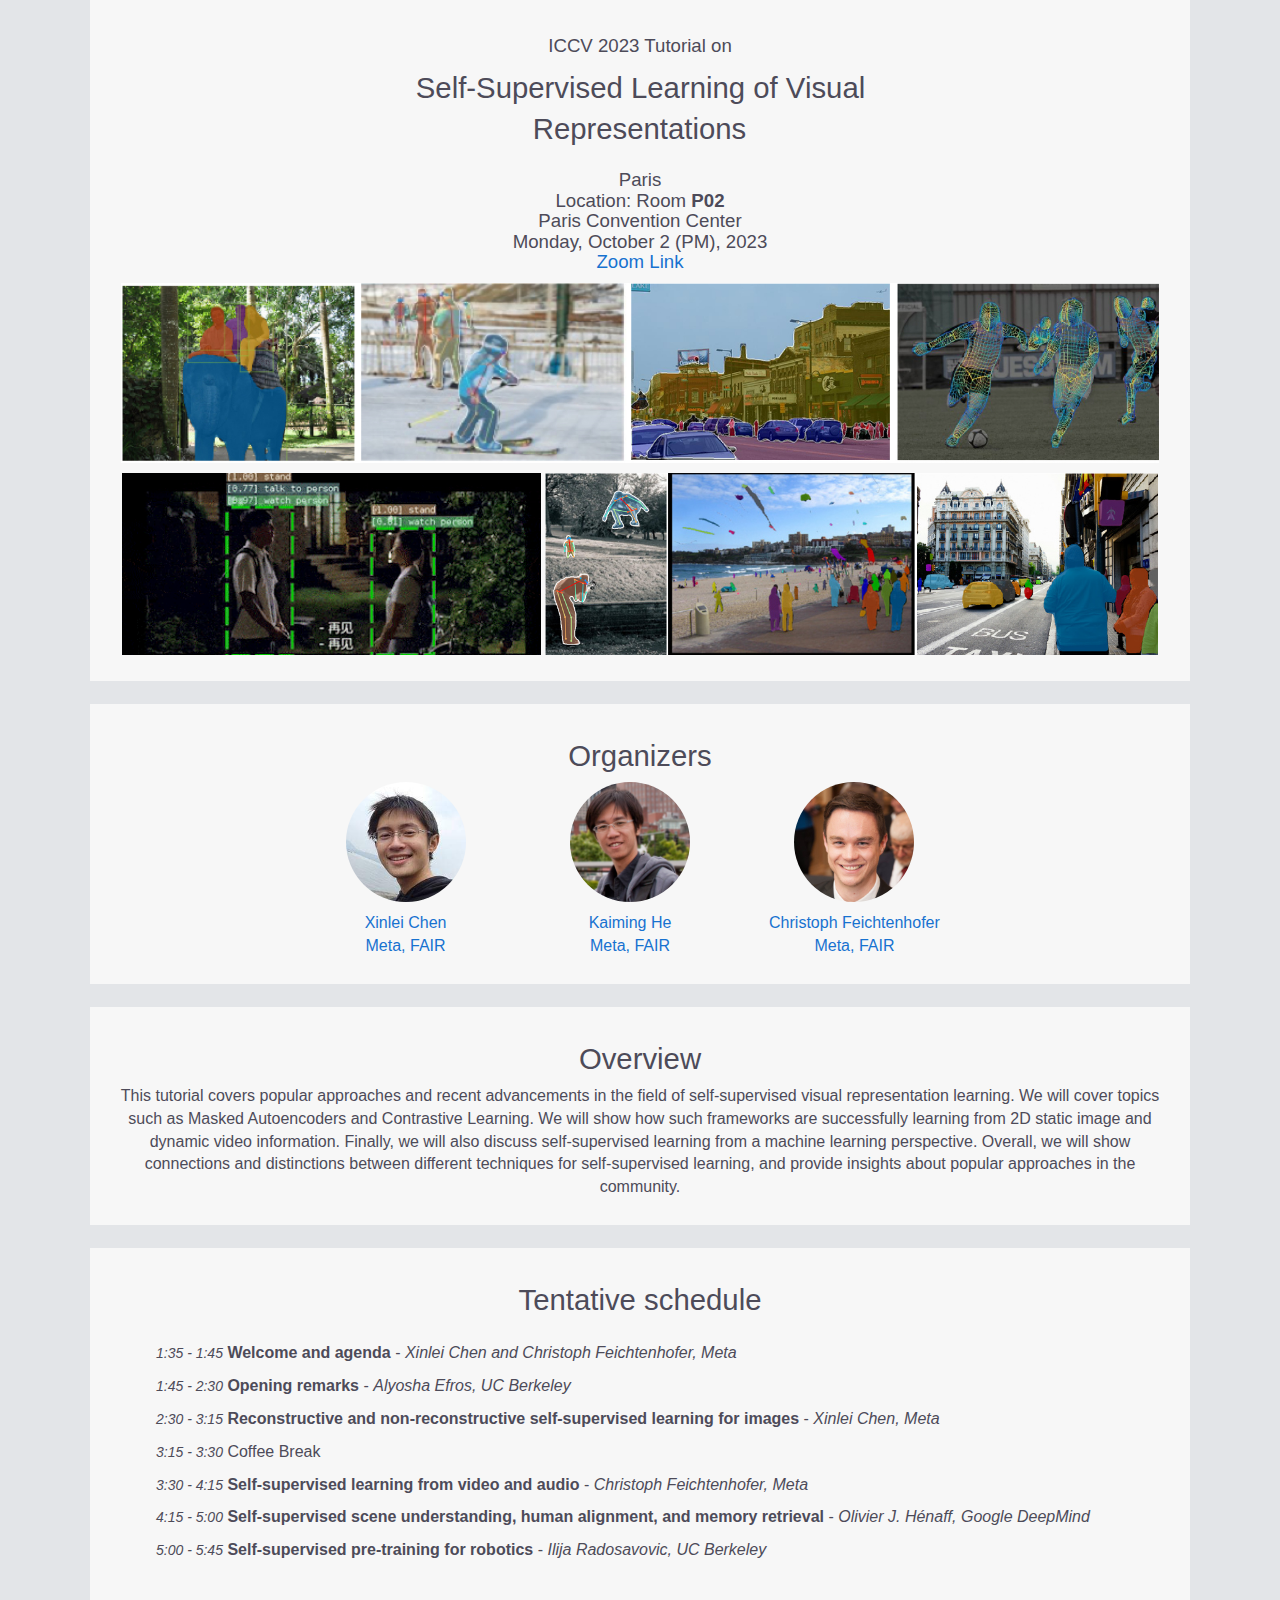
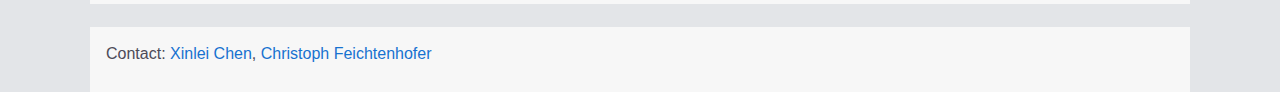
<file: iccv2023-ssl-tutorial/index.htm>
<!DOCTYPE html
  PUBLIC "-//W3C//DTD XHTML 1.0 Transitional//EN" "http://www.w3.org/TR/xhtml1/DTD/xhtml1-transitional.dtd">
<!-- saved from url=(0056)https://gkioxari.github.io/Tutorials/eccv2018/index.html -->
<html xmlns="http://www.w3.org/1999/xhtml">

<head>
  <meta http-equiv="Content-Type" content="text/html; charset=UTF-8">

  <title>Tutorial</title>

  <link rel="stylesheet" href="./Tutorial_files/bootstrap.min.css">
  <link href="./Tutorial_files/css" rel="stylesheet" type="text/css">
  <link href="./Tutorial_files/style.css" rel="stylesheet" type="text/css">
</head>

<body>

  <div class="container">
    <table border="0" align="center">
      <tbody>
        <tr>
          <td width="623" align="center" valign="middle">
            <h3>ICCV 2023 Tutorial on</h3>
            <span class="title">Self-Supervised Learning of Visual Representations</span>
          </td>
        </tr>
        <tr>
          <td colspan="3" align="center">
            <h3> Paris
              <br> Location: Room <b>P02</b>
              <br> Paris Convention Center
              <br>Monday, October 2 (PM), 2023
              <br>  <a href="https://fb.zoom.us/j/94634869995?pwd=ZkdxREdIL2lKOTIvWVgybnhHZ3dXQT09">Zoom Link</a> </h3>
          </td>
        </tr>
      </tbody>
    </table>
    <p><img src="./Tutorial_files/teaser_cvpr19.jpg" height="180" align="middle"></p>
    <p>
      <img src="../pubs/slowfast_output.gif" height="182" align="middle">
      <img src="./Tutorial_files/teaser_cvpr19_2.jpg" height="182" align="middle">

  </div>

  <br>

  <div class="container">
    <h2>Organizers</h2>
    <div>

      <div class="instructor">
        <a href="https://xinleic.xyz/">
          <div class="instructorphoto"><img src="./Tutorial_files/xinlei.jpg" id="xinlei"></div>
          <div>Xinlei Chen<br>Meta, FAIR</div>
        </a>
      </div>

      <div class="instructor">
        <a href="http://kaiminghe.com/">
          <div class="instructorphoto"><img src="./Tutorial_files/kaiming.jpg" id="he"></div>
          <div>Kaiming He<br>Meta, FAIR</div>
        </a>
      </div>

      <div class="instructor">
        <a href="http://feichtenhofer.github.io/">
          <div class="instructorphoto"><img src="./Tutorial_files/christoph.jpg" id="christoph"></div>
          <div>Christoph Feichtenhofer<br>Meta, FAIR</div>
        </a>
      </div>
    </div>
    <p></p>
  </div>

  <br>

  <div class="container">
    <h2>Overview</h2>
    <p>
      This tutorial covers popular approaches and recent advancements in the field of self-supervised
      visual representation learning. We will cover topics such as Masked Autoencoders and Contrastive Learning.
      We will show how such frameworks are successfully learning from 2D static image and dynamic video information. Finally, we will also discuss self-supervised learning from a machine learning perspective. Overall,
      we will show connections and distinctions between different techniques for self-supervised learning, and provide insights about popular approaches in the community.
    </p>
  </div>

  <br>

  <div class="container">
    <h2>Tentative schedule</h2>
    <div class="schedule">
      <p><span class="announce_date">1:35 - 1:45</span> <strong> Welcome and agenda </strong>
        - <em>Xinlei Chen and Christoph Feichtenhofer, Meta</em> </p>
      <p><span class="announce_date">1:45 - 2:30</span> <strong> Opening remarks
        </strong> -
        <em> Alyosha Efros, UC Berkeley </em> </p>
      <p><span class="announce_date">2:30 - 3:15</span> <strong> Reconstructive and non-reconstructive self-supervised learning for images </strong>
      - <em>Xinlei Chen, Meta </em> </p>
      <p><span class="announce_date">3:15 - 3:30</span> Coffee Break </p>
      <p><span class="announce_date">3:30 - 4:15</span> <strong> Self-supervised learning from video and audio </strong>  -
        <em> Christoph Feichtenhofer, Meta</em> </p>
      <p><span class="announce_date">4:15 - 5:00</span> <strong> Self-supervised scene understanding, human alignment, and memory retrieval </strong>  -
        <em> Olivier J. Hénaff, Google DeepMind </em> </p>
      <p><span class="announce_date">5:00 - 5:45</span> <strong> Self-supervised pre-training for robotics </strong> - <em> Ilija Radosavovic, UC Berkeley </em> </p>

    </div>
  </div>

  <br>

  <div class="containersmall">
    <p>Contact: <a href="mailto:xinleic@fb.com">Xinlei Chen</a>, <a href="mailto:feichtenhofer@fb.com">Christoph Feichtenhofer</a></p>
  </div>


</body>

</html>
</file>
<file: iccv2023-ssl-tutorial/Tutorial_files/style.css>
/* CSS Document */


body {
	/*background: #f7f7f7;*/
	background: #e3e5e8;
	color: #f7f7f7;
    font-family: 'Lato', Verdana, Helvetica, sans-serif;
    font-weight: 300;
	font-size:16px;
}

/* Headings */

h1 {
  	font-size:30pt;
}

h2 {
	font-size:22pt;
}

h3 {
  	font-size:14pt;
}


/* Hyperlinks */

a:link {
  color: #1772d0;
  text-decoration: none;
}

a:visited {
  color: #1772d0;
  text-decoration: none;
}

a:active {
  color: red;
  text-decoration: none;
}

a:hover {
	color: #f09228;
  text-decoration: none;
}


/* Main page container */


.container {
	width: 1100px;
	min-height: 200px;
	margin: 0 auto; /* top and bottom, right and left */
	border: 1px hidden #000;
	/* border: none; */
	text-align: center;
	padding: 1em 1em 1em 1em; /* top, right, bottom, left */
	color: #4d4b59;
	background: #f7f7f7;
}

.containersmall {
	width: 1100px;
	min-height: 10px;
	margin: 0 auto; /* top and bottom, right and left */
	border: 1px hidden #000;
	/* border: none; */
	text-align: left;
	padding: 1em 1em 1em 1em; /* top, right, bottom, left */
	color: #4d4b59;
	background: #f7f7f7;
}

.schedule {
	width: 1000px;
	min-height: 200px;
	margin: 0 auto; /* top and bottom, right and left */
	/*border: 1px solid #000;*/
	border: none;
	text-align: left;
	padding: 1em 1em 1em 1em; /* top, right, bottom, left */
	color: #4d4b59;
	background: #f7f7f7;
}

/* Title and menu */

.title{
	font-size: 22pt;
	margin: 1px;
}

.menubar {
  white-space: nowrap;
  margin-bottom: 0em;
  text-align:center;
  font-size:16px;
}


/* Announcements */

.announce_date {
	font-size: .875em;
	font-style: italic;
}
.announce {
	font-size: inherit;
}
.schedule_week {
	font-size: small;
	background-color: #CCF;
}


/* Schedule */

table.schedule {
	border-width: 1px;
	border-spacing: 2px;
	border-style: none;
	border-color: #000;
	border-collapse: collapse;
	background-color: white;
}



/* Notes */

table.notes {
	border: none;
	border-collapse: collapse;
}

.notes td {
	border-bottom: 1px solid;
	padding-bottom: 5px;
	padding-top: 5px;
}


/* Problem sets */

table.psets {
/*	border: none;*/
	border-collapse: collapse;
}

.psets td {
	border-bottom: 1px solid;
	padding-bottom: 5px;
	padding-top: 5px;
}


.acknowledgement
{
	font-size: .875em;
}

.code {
	font-family: "Courier New", Courier, monospace
}

.instructorphoto img {
  width: 120px;
  border-radius: 120px;
  margin-bottom: 10px;
}

.instructorphotosmall img {
  width: 60px;
  border-radius: 60px;
  margin-bottom: 10px;
}

.instructor {
  display: inline-block;
  width: 200px;
  text-align: center;
  margin-right: 20px;
}
</file>
